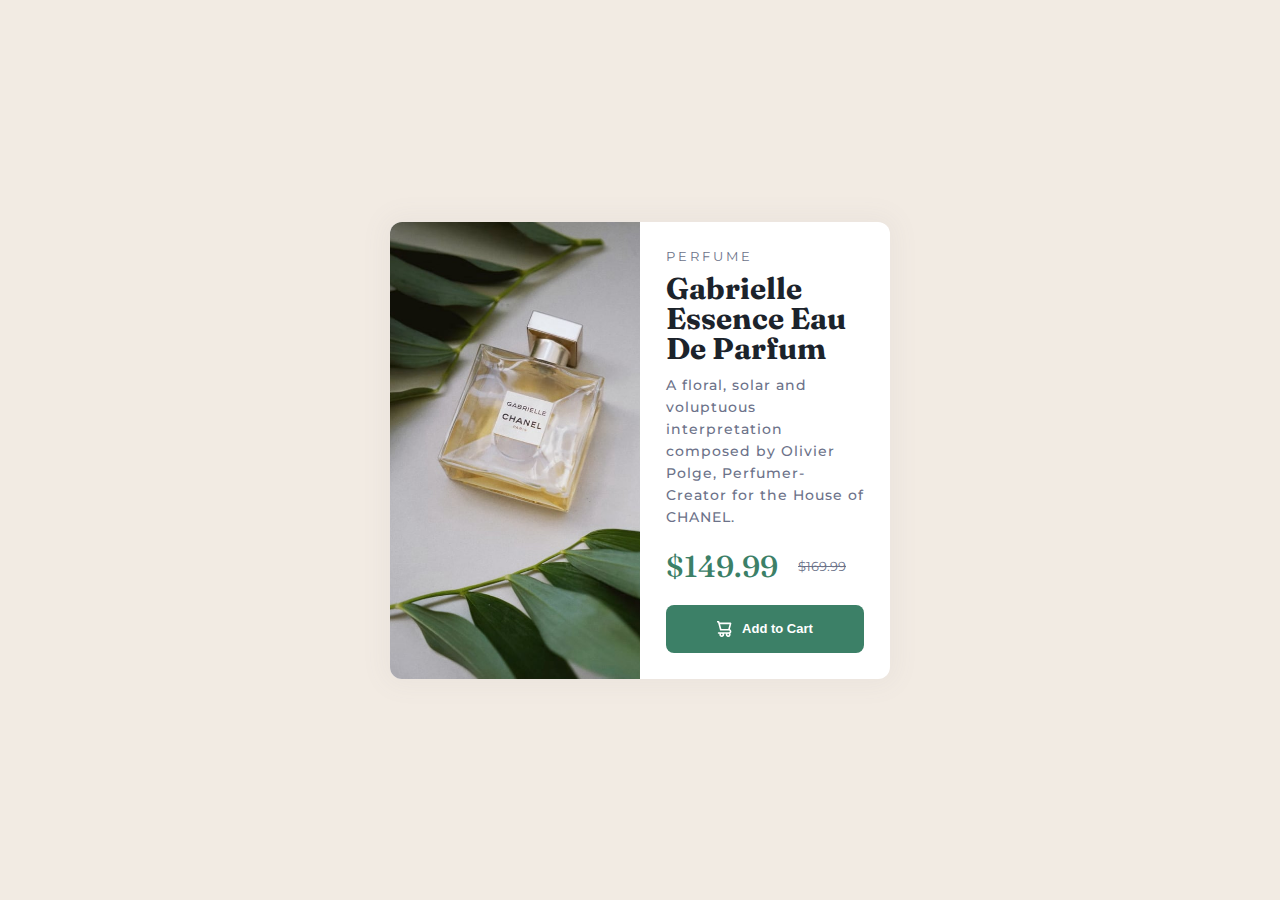
<file: docs/index.html>
<!DOCTYPE html><html lang="en"><head><meta charset="UTF-8"><meta http-equiv="X-UA-Compatible" content="IE=edge"><meta name="viewport" content="width=device-width,initial-scale=1"><link rel="preconnect" href="https://fonts.googleapis.com"><link rel="preconnect" href="https://fonts.gstatic.com" crossorigin><link href="https://fonts.googleapis.com/css2?family=Fraunces:opsz,wght@9..144,700&family=Montserrat:wght@500;700&display=swap" rel="stylesheet"><link href="./css/style.css" rel="stylesheet"><title>Perfume - Gabrielle</title><link rel="icon" type="image/x-icon" href="./images/favicon-32x32.png"></head><body><main><article><section id="imgPreview"></section><section id="details"></section></article></main><script src="./js/app.js"></script></body></html>
</file>
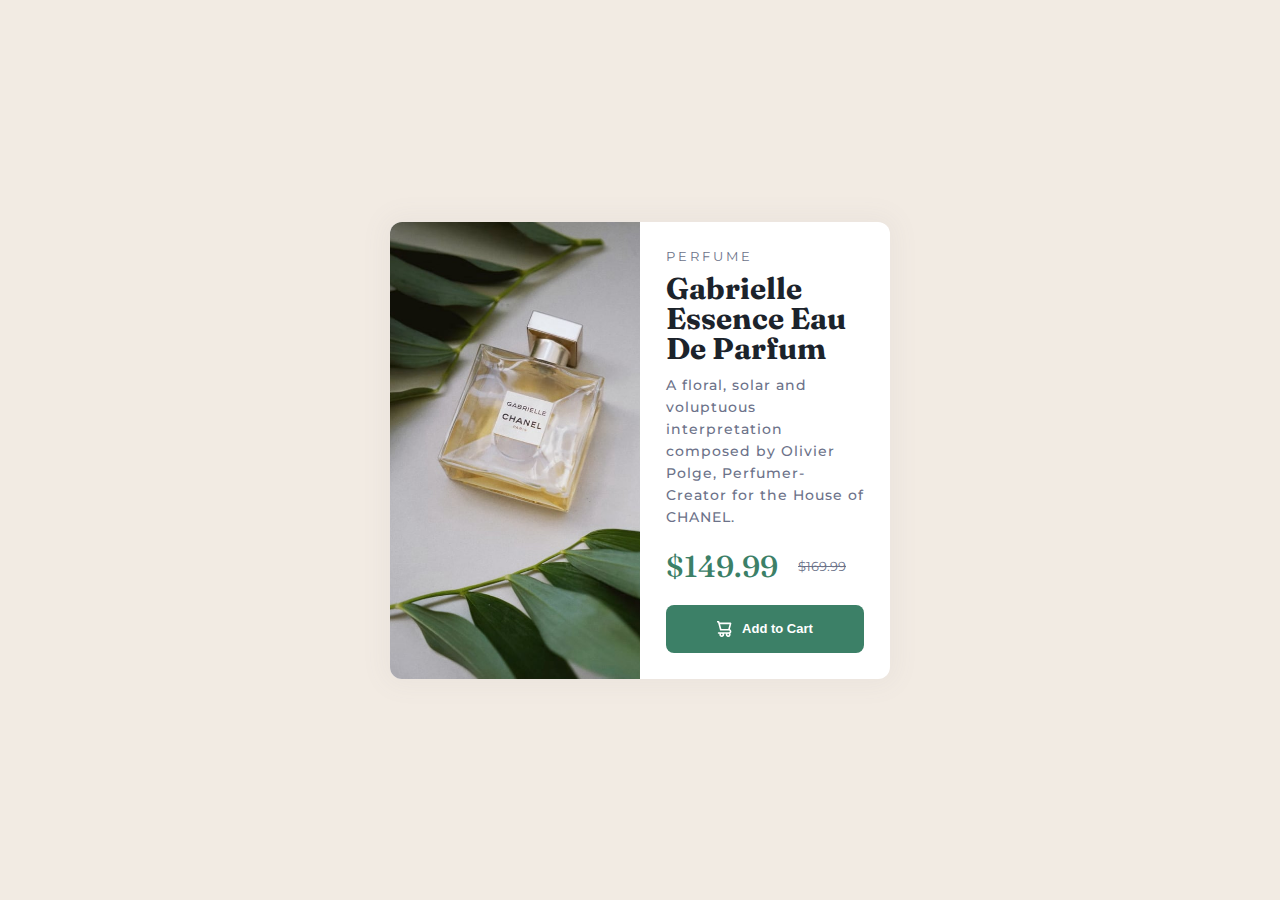
<file: src/index.html>
<!DOCTYPE html>
<html lang="en">
  <head>
    <meta charset="UTF-8" />
    <meta http-equiv="X-UA-Compatible" content="IE=edge" />
    <meta name="viewport" content="width=device-width, initial-scale=1.0" />
    <link rel="preconnect" href="https://fonts.googleapis.com" />
    <link rel="preconnect" href="https://fonts.gstatic.com" crossorigin />
    <link
      href="https://fonts.googleapis.com/css2?family=Fraunces:opsz,wght@9..144,700&family=Montserrat:wght@500;700&display=swap"
      rel="stylesheet"
    />
    <link href="./css/style.css" rel="stylesheet" />
    <title>Perfume - Gabrielle</title>
    <link rel="icon" type="image/x-icon" href="./images/favicon-32x32.png" />
  </head>
  <body>
    <main>
      <article>
        <section id="imgPreview"></section>
        <section id="details"></section>
      </article>
    </main>
    <script src="./js/app.js"></script>
  </body>
</html>
</file>
<file: docs/css/style.css>
*,body,html{margin:0;padding:0}*,article,body,html{padding:0}#imgPreview,article,body,html{overflow:hidden}#details button,main{width:100%;display:flex}:root{--mobile:375px;--desktop:1440px;--darkCyan:hsl(158, 36%, 37%);--cream:hsl(30, 38%, 92%);--veryDarkBlue:hsl(212, 21%, 14%);--darkGrayishBlue:hsl(228, 12%, 48%);--white:hsl(0, 0%, 100%);--fontSize:1.4rem;--fraunces:'Fraunces',serif;--montserrat:'Montserrat',sans-serif;--radius:1.2rem;--radiusButton:.8rem}*{box-sizing:border-box}html{font-size:62.5%}body{font-size:var(--fontSize);background-color:var(--cream);height:100%;font-family:var(--montserrat);font-weight:500;-webkit-font-smoothing:antialiased}main{justify-content:center;align-items:center;height:100vh}article{display:grid;grid-template:1fr/1fr;background-color:var(--white);border-radius:var(--radius);margin:1.6rem;max-width:var(--mobile);box-shadow:0 0 25px 8px hsla(228,12%,48%,.05);-webkit-box-shadow:0 0 25px 8px hsla(228,12%,48%,.05);-moz-box-shadow:0 0 25px 8px hsla(228,12%,48%,.05)}@media (max-width:915px) and (orientation:landscape){body{overflow:auto}article{grid-template:1fr/1fr 1fr;max-width:100%;margin:1.2rem}}@media (min-width:1024px){article{grid-template:1fr/1fr 1fr;max-width:50rem}}#imgPreview{background-image:url("../images/image-product-mobile.jpg");background-repeat:no-repeat;background-size:cover;background-position:center;padding:13rem 6rem}#details{padding:3rem}@media (min-width:768px){#imgPreview{background-image:url("../images/image-product-desktop.jpg")}#details{padding:2.6rem}}#details h1,#details h5{margin-bottom:1rem}#details h5{font-size:1.3rem;font-weight:400;text-transform:uppercase;color:var(--darkGrayishBlue);letter-spacing:3px}#details .price,#details h1{font-family:var(--fraunces);font-size:3rem}#details h1{text-transform:capitalize;line-height:3rem;color:var(--veryDarkBlue)}#details .description{color:var(--darkGrayishBlue);line-height:2.2rem;letter-spacing:.1rem}#details .price{color:var(--darkCyan);margin-top:2rem;display:flex;align-items:center}#details .exPrice{color:var(--darkGrayishBlue);font-size:1.3rem;font-weight:400;font-family:var(--montserrat);text-decoration:line-through;margin-left:2rem}#details button{background-color:var(--darkCyan);appearance:unset;padding:1.6rem;border-radius:var(--radiusButton);border:none;color:var(--white);font-weight:700;font-size:1.3rem;margin-top:2rem;flex-direction:row-reverse;justify-content:center;align-items:center;cursor:pointer;transition:background-color .3s ease-in-out}#details button img{margin-right:1rem}#details button:hover{background-color:var(--veryDarkBlue)}
</file>
<file: src/css/style.css>
@import url('var.css');
@import url('general.css');
@import url('imgPreview.css');
@import url('details.css');
</file>
